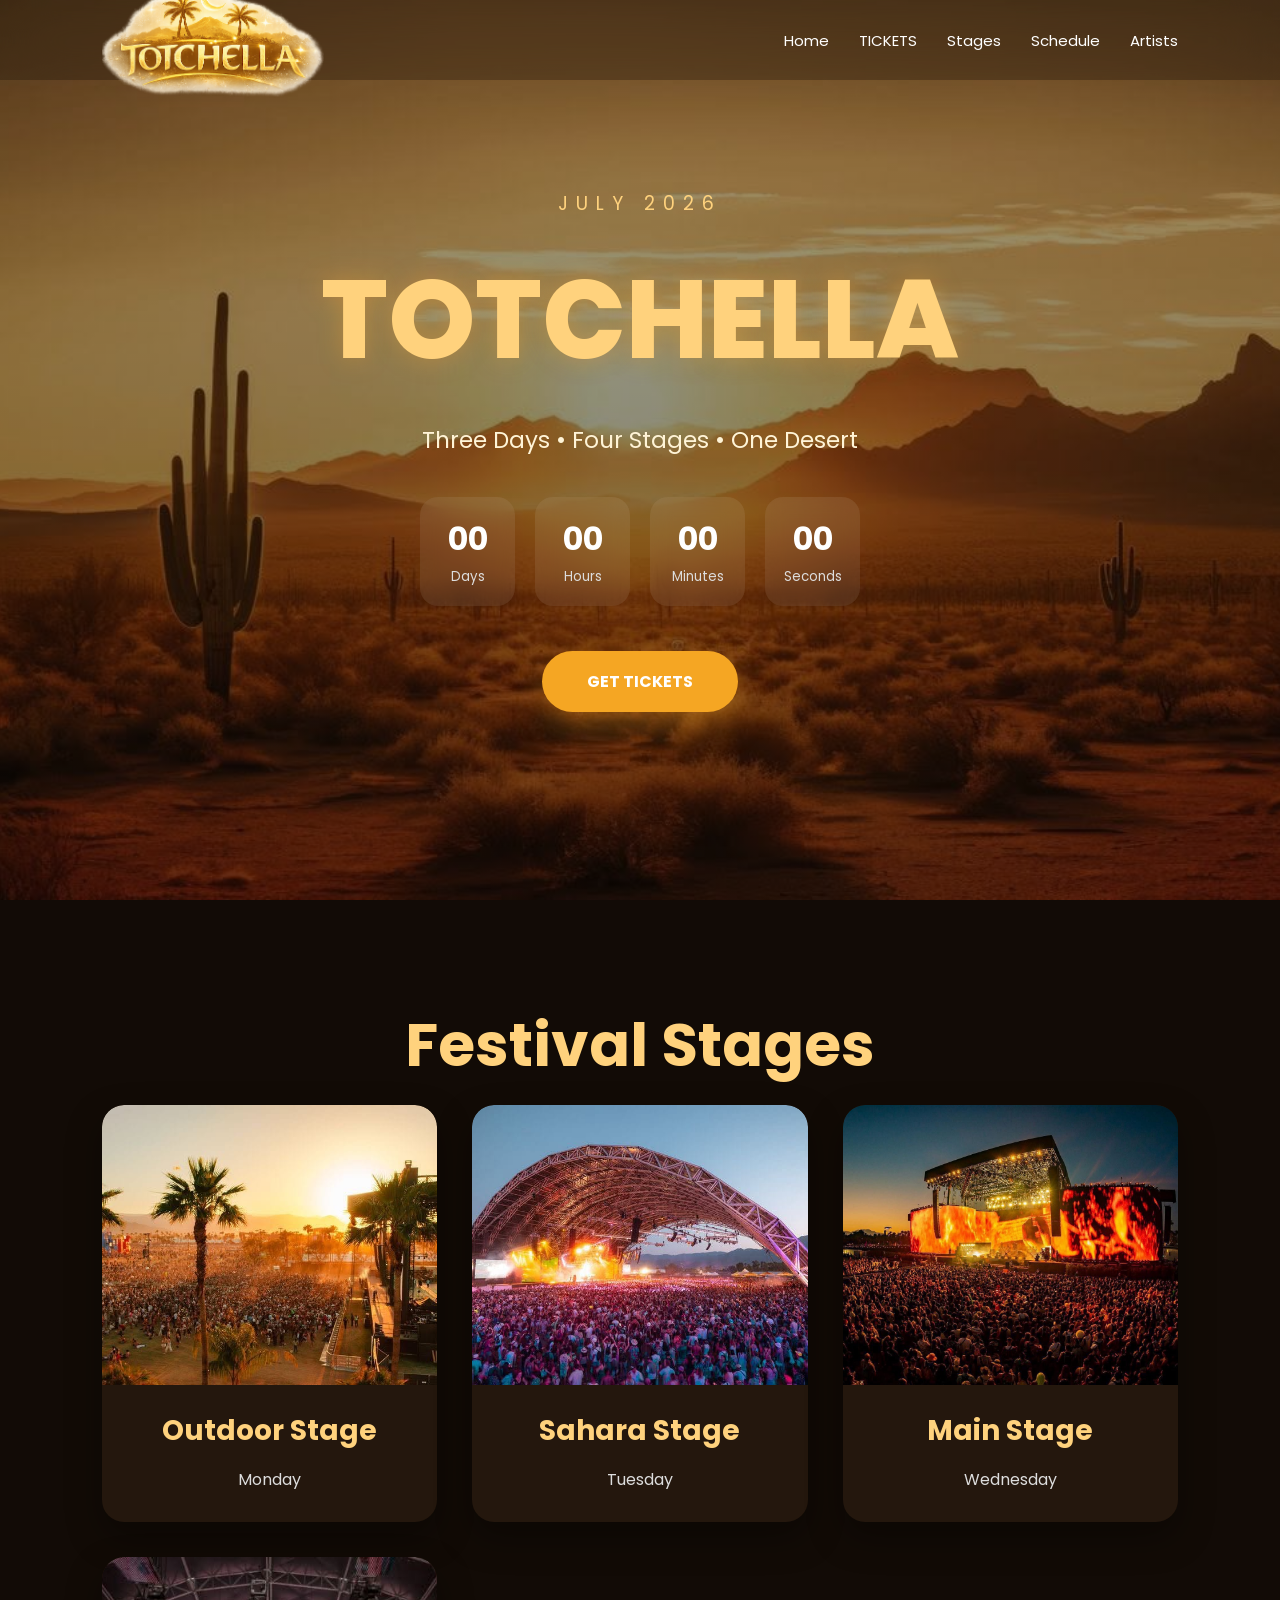
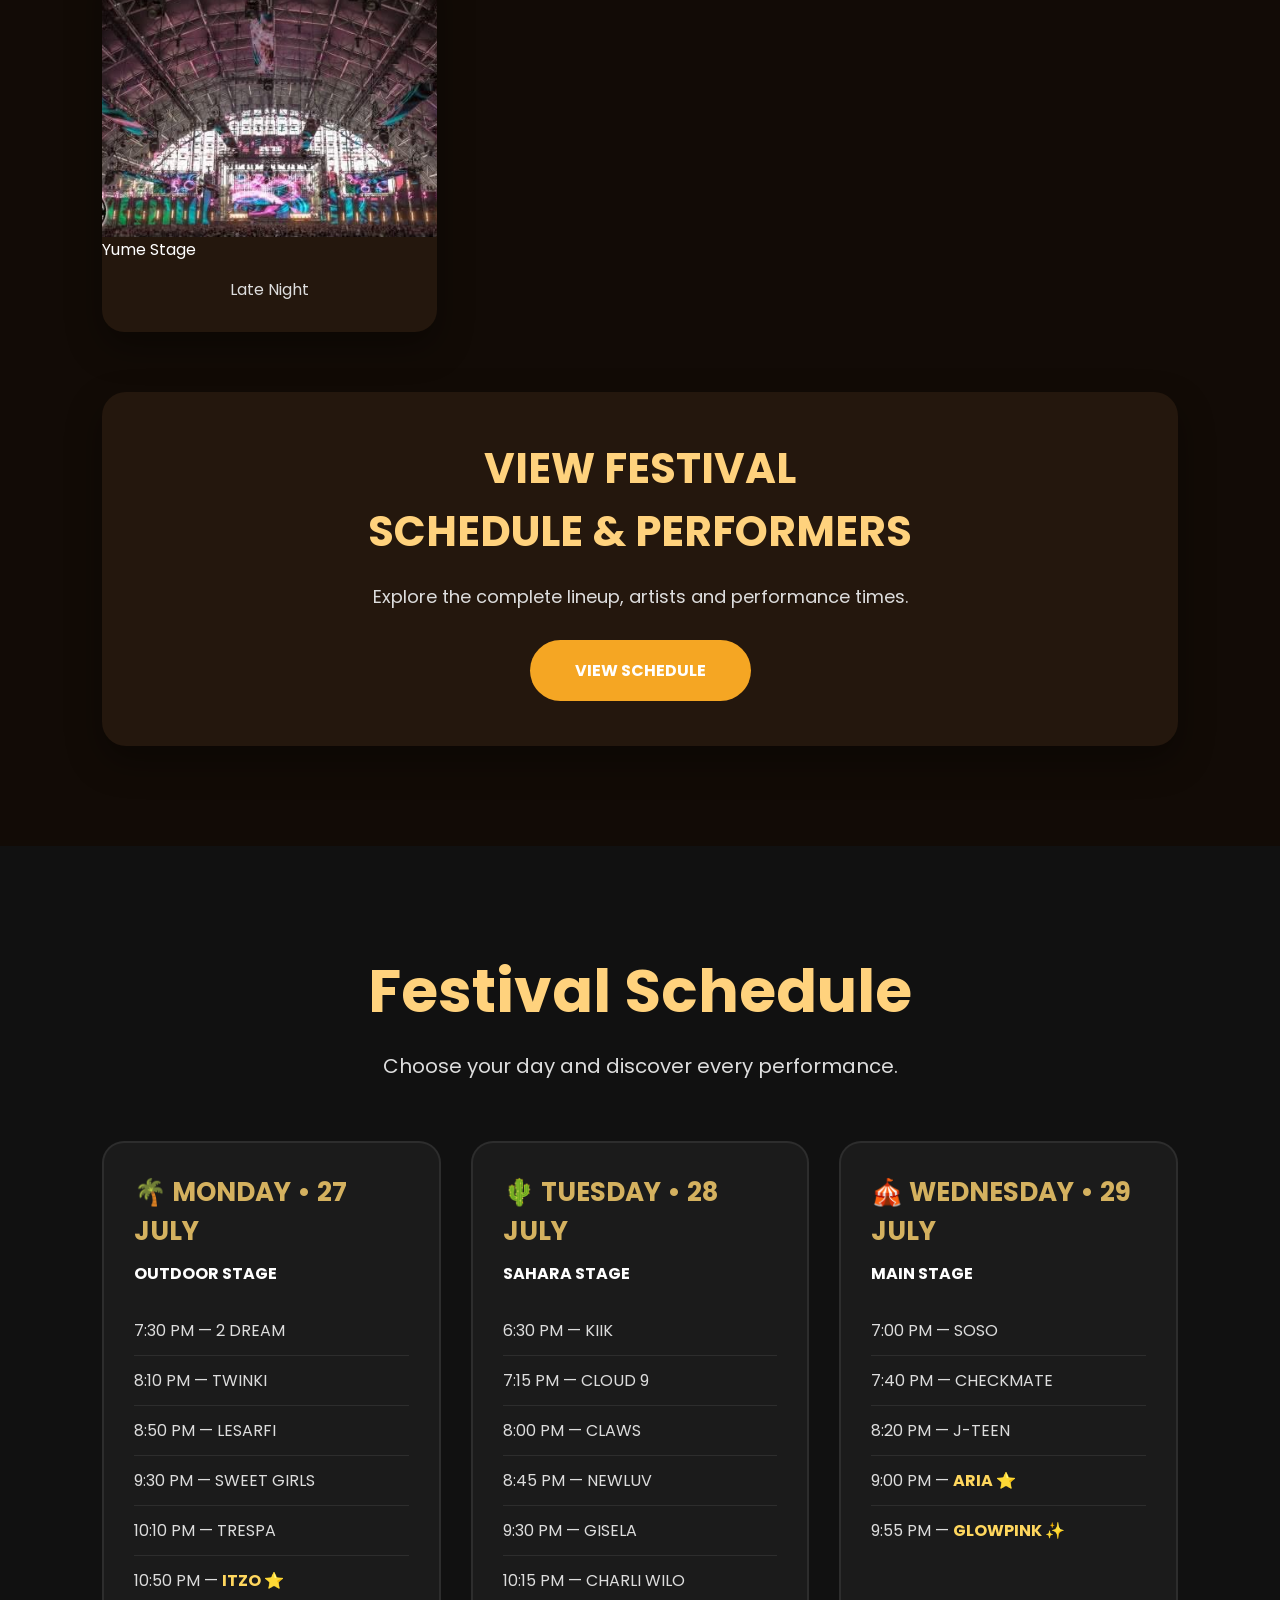
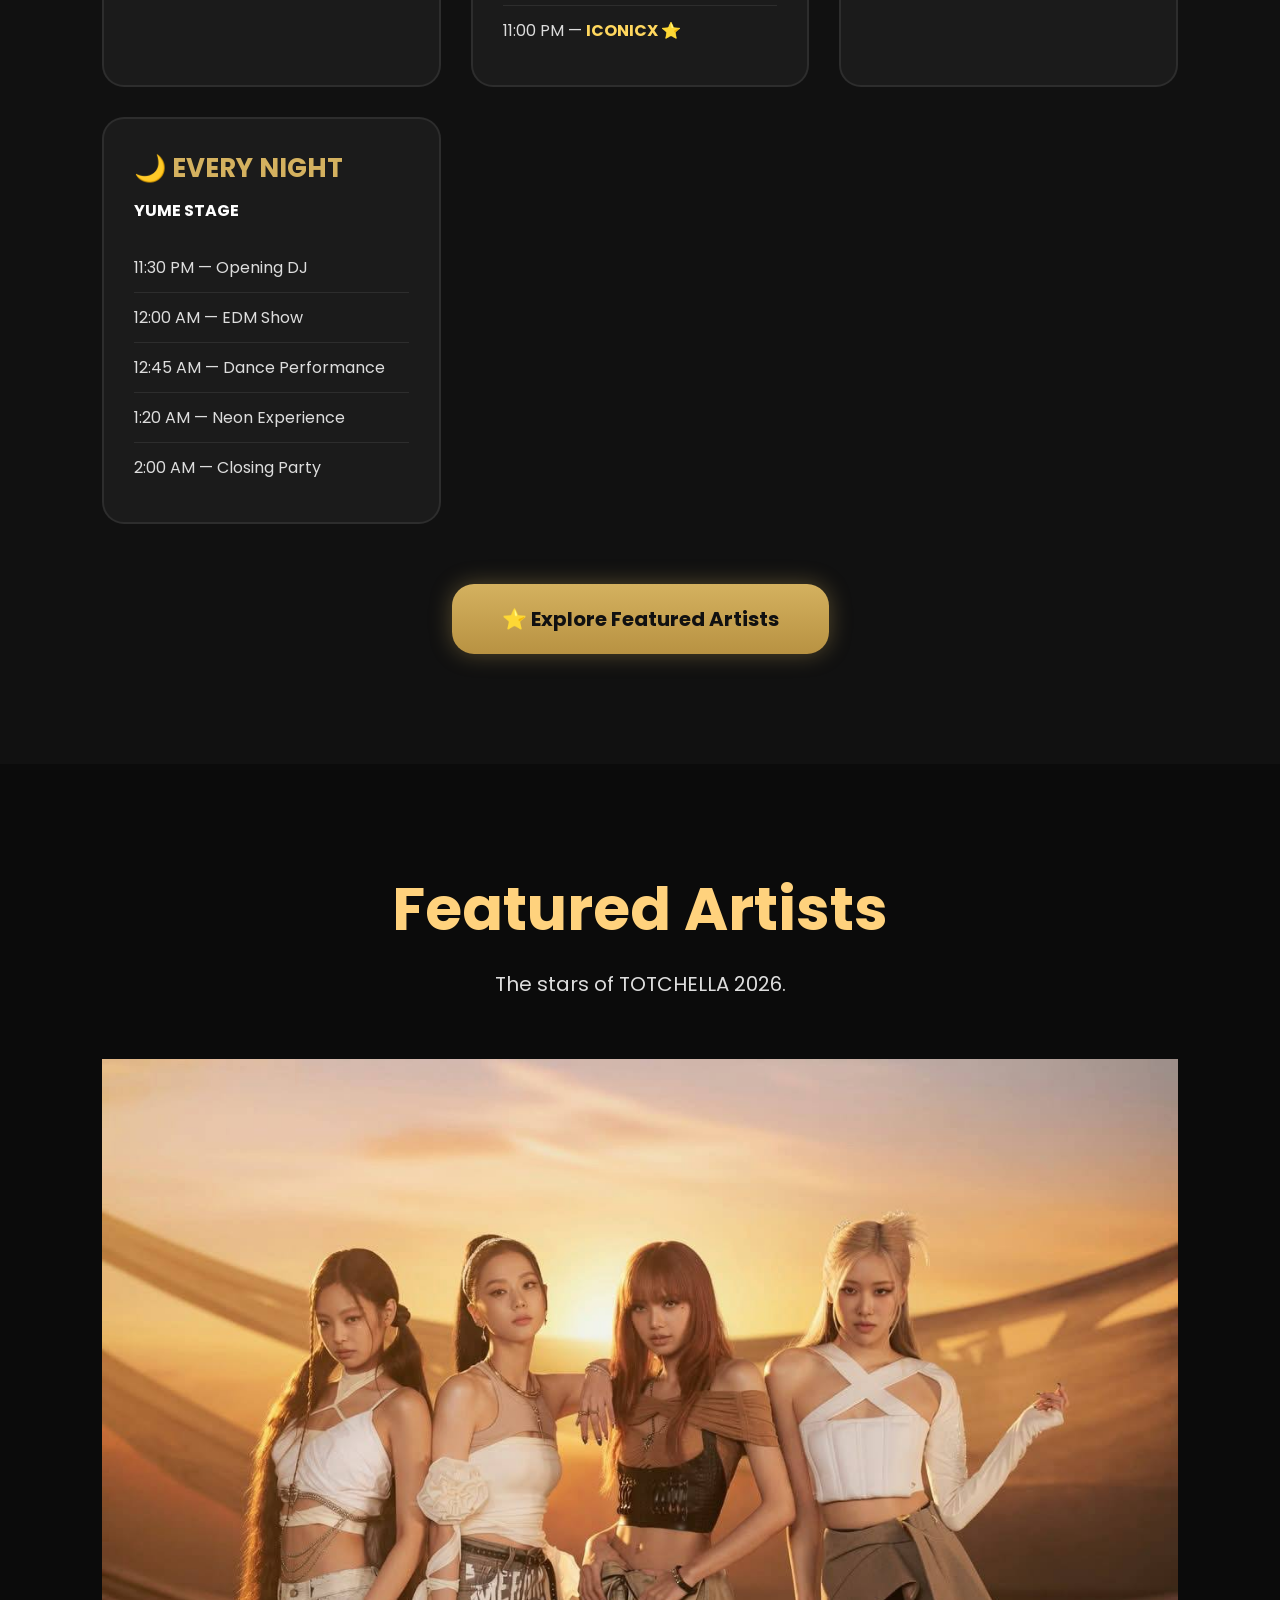
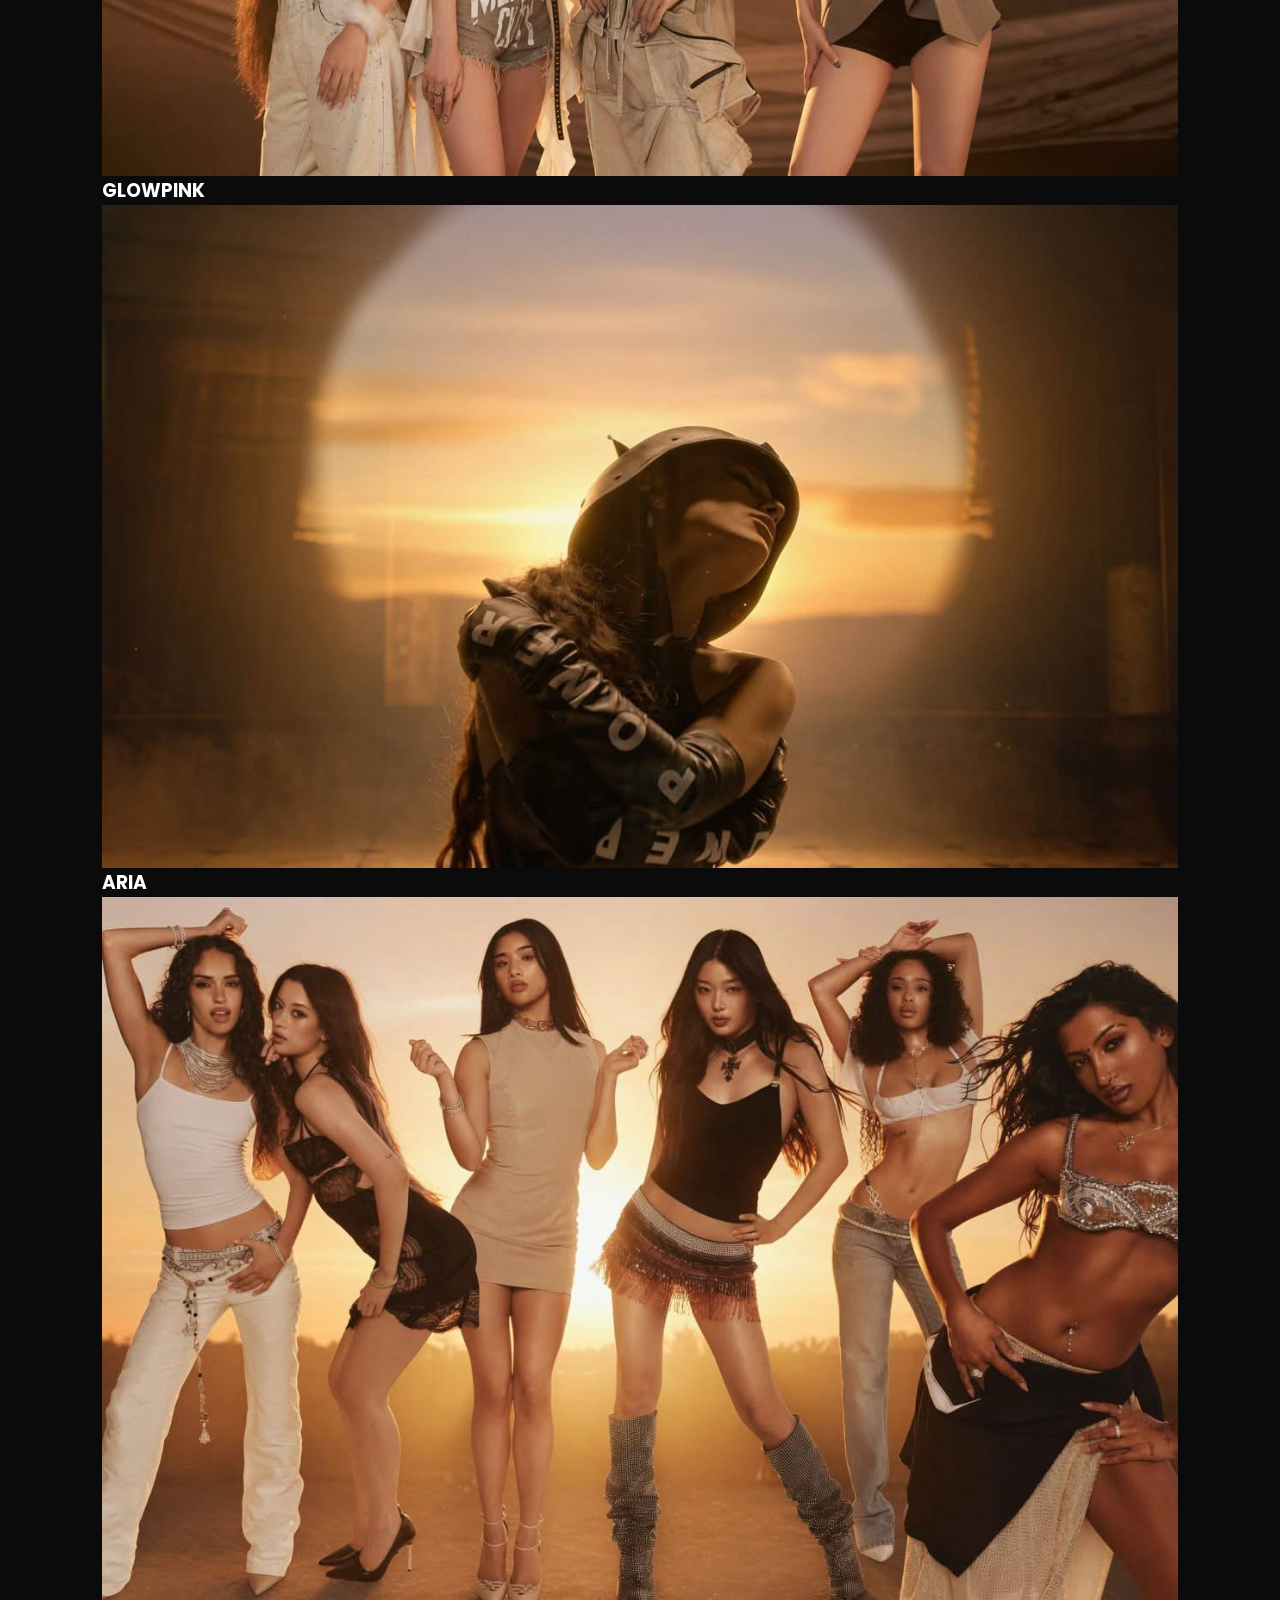
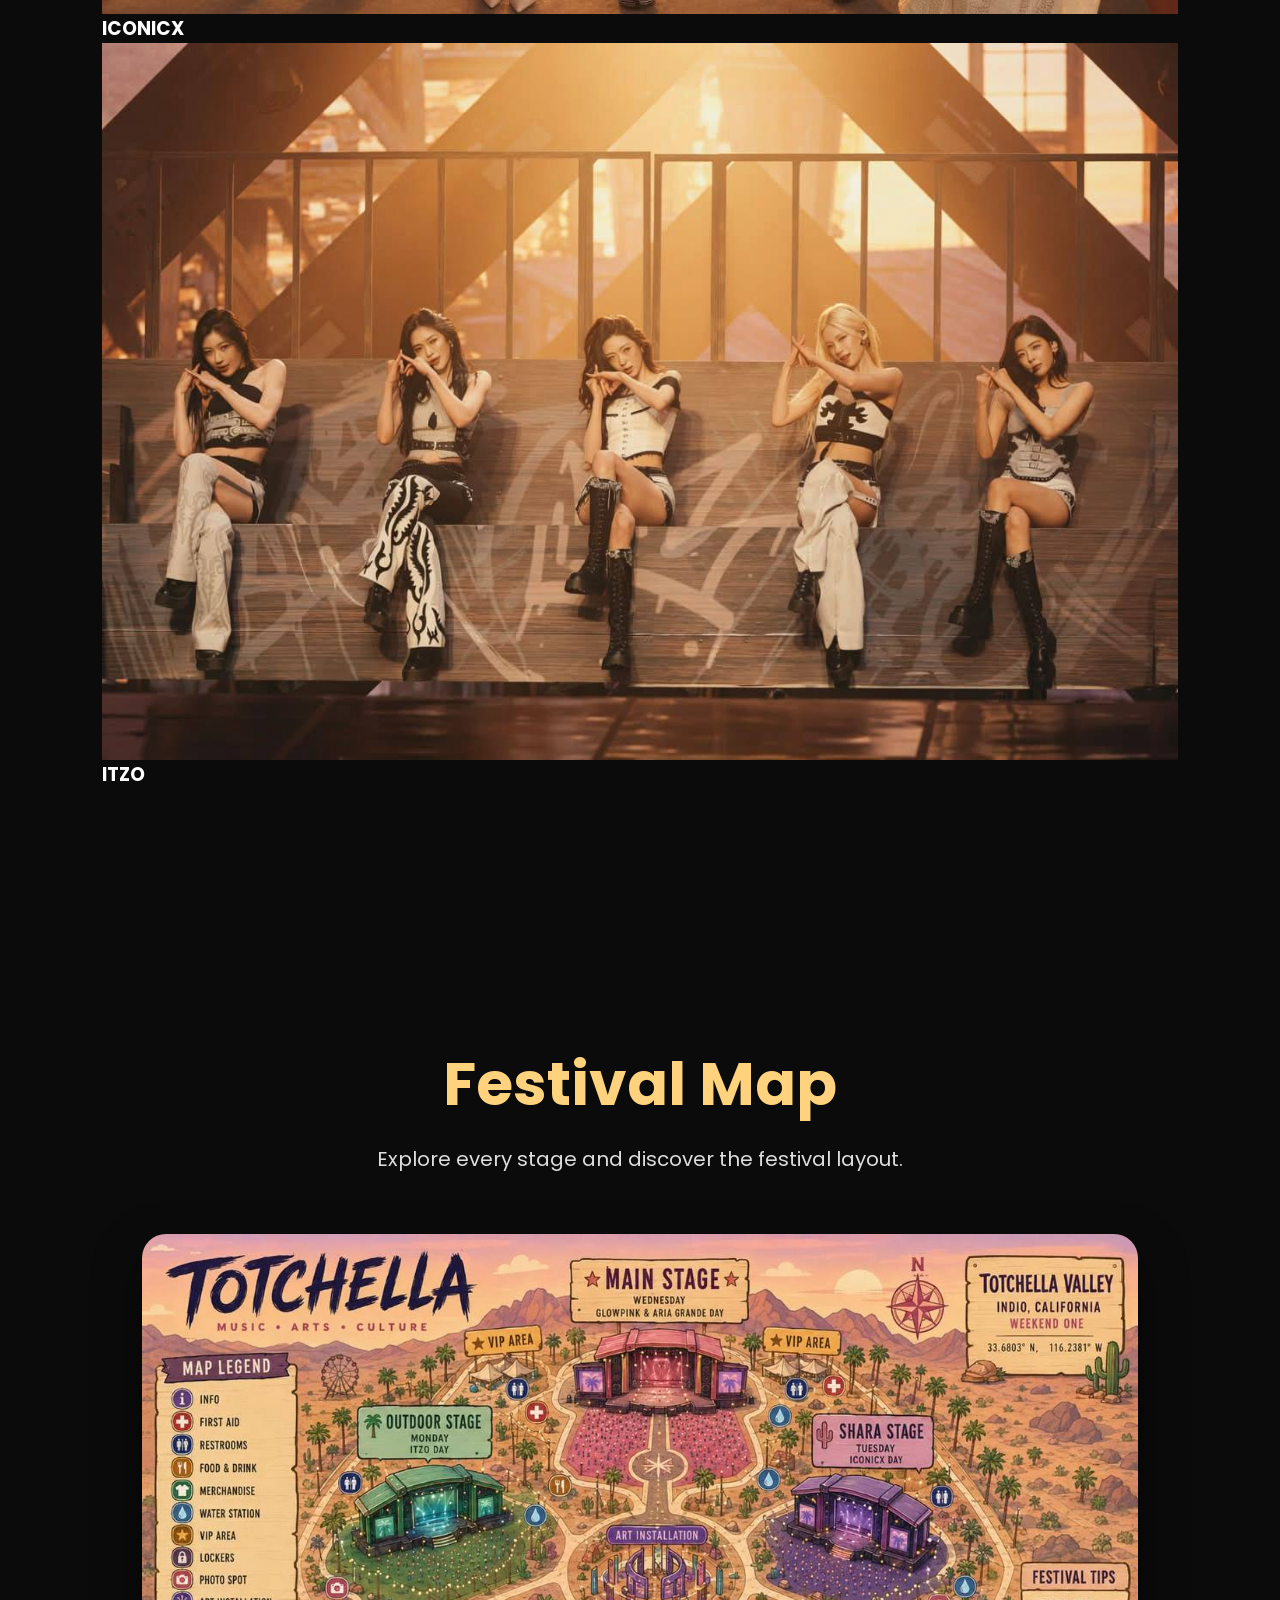
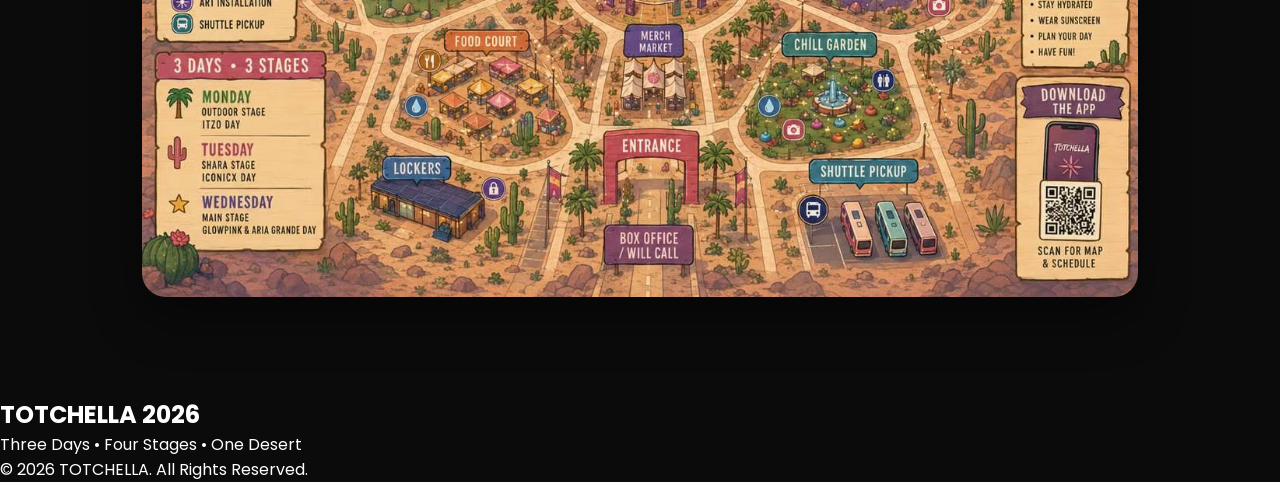
<file: index.html>
<!DOCTYPE html>
<html lang="en">

<head>

<meta charset="UTF-8">
<meta name="viewport" content="width=device-width, initial-scale=1.0">

<title>TOTCHELLA 2026</title>

<link rel="stylesheet" href="style.css">

<link rel="preconnect" href="https://fonts.googleapis.com">
<link rel="preconnect" href="https://fonts.gstatic.com" crossorigin>

<link href="https://fonts.googleapis.com/css2?family=Poppins:wght@300;400;500;600;700;800&display=swap" rel="stylesheet">

</head>

<body>

<!-- ==========================
NAVBAR
========================== -->

<nav class="navbar">

<div class="logo">
<a href="index.html">
<img src="images/logo/totchella-logo.png">
</a>
</div>

<ul class="nav-links">

<li><a href="#hero">Home</a></li>

<li><a href="tickets.html">TICKETS</a></li>

<li><a href="#stages">Stages</a></li>

<li><a href="#schedule">Schedule</a></li>

<li><a href="#artists">Artists</a></li>

</ul>

</nav>

<!-- ==========================
HERO
========================== -->

<section class="hero" id="hero">

<div class="hero-content">

<h3>JULY 2026</h3>

<h1>TOTCHELLA</h1>

<p>

Three Days • Four Stages • One Desert

</p>

<div class="countdown">

<div class="time">

<span id="days">00</span>

<small>Days</small>

</div>

<div class="time">

<span id="hours">00</span>

<small>Hours</small>

</div>

<div class="time">

<span id="minutes">00</span>

<small>Minutes</small>

</div>

<div class="time">

<span id="seconds">00</span>

<small>Seconds</small>

</div>

</div>

<a href="#stages" class="ticket-btn">

GET TICKETS

</a>

</div>

</section>

<!-- ==========================
STAGES
========================== -->

<section class="stages" id="stages">

<h2 class="section-title">

Festival Stages

</h2>

<div class="stages-grid">

<a href="outdoor-stage.html" class="stage-card">

<img src="images/stages/outdoor-stage.jpg" alt="outdoor">
<h3>Outdoor Stage</h3>

<p>

Monday

</p>

</a>

<a href="sahara-stage.html" class="stage-card" alt="sahara stage">

<img src="images/stages/sahara-stage.jpg">

<h3>Sahara Stage</h3>

<p>

Tuesday

</p>

</a>

<a href="main-stage.html" class="stage-card">

<img src="images/stages/main-stage.jpg" alt="main stage">

<h3>Main Stage</h3>

<p>

Wednesday

</p>

</a>

<a href="yume-stage.html" class="stage-card">

<img src="images/stages/yume-stage.jpg" alt="yume stage" 

<h3>Yume Stage</h3>

<p>

Late Night

</p>

</a>

</div>

<div class="schedule-preview">

<h2>

VIEW FESTIVAL<br>

SCHEDULE & PERFORMERS

</h2>

<p>

Explore the complete lineup, artists and performance times.

</p>

<a href="#schedule" class="schedule-btn">

VIEW SCHEDULE

</a>

</div>

</section><!-- ==========================
SCHEDULE
========================== -->

<section class="schedule" id="schedule">

<h2 class="section-title">

Festival Schedule

</h2>

<p class="section-subtitle">

Choose your day and discover every performance.

</p>

<div class="schedule-container">

<div class="day-card">

<h3>🌴 MONDAY • 27 JULY</h3>
<h4>OUTDOOR STAGE</h4>

<ul>

<li>7:30 PM — 2 DREAM</li>

<li>8:10 PM — TWINKI</li>

<li>8:50 PM — LESARFI</li>

<li>9:30 PM — SWEET GIRLS</li>

<li>10:10 PM — TRESPA</li>

<li>10:50 PM — <strong>ITZO ⭐</strong></li>

</ul>

</div>

<div class="day-card">

<h3>🌵 TUESDAY • 28 JULY</h3>
<h4>SAHARA STAGE</h4>

<ul>

<li>6:30 PM — KIIK</li>

<li>7:15 PM — CLOUD 9</li>

<li>8:00 PM — CLAWS</li>

<li>8:45 PM — NEWLUV</li>

<li>9:30 PM — GISELA</li>

<li>10:15 PM — CHARLI WILO</li>

<li>11:00 PM — <strong>ICONICX ⭐</strong></li>

</ul>

</div>

<div class="day-card">

<h3>🎪 WEDNESDAY • 29 JULY</h3>
<h4>MAIN STAGE</h4>

<ul>

<li>7:00 PM — SOSO</li>

<li>7:40 PM — CHECKMATE</li>

<li>8:20 PM — J-TEEN</li>

<li>9:00 PM — <strong>ARIA ⭐</strong></li>

<li>9:55 PM — <strong>GLOWPINK ✨</strong></li>

</ul>

</div>

<div class="day-card">

<h3>🌙 EVERY NIGHT</h3>

<h4>YUME STAGE</h4>

<ul>

<li>11:30 PM — Opening DJ</li>

<li>12:00 AM — EDM Show</li>

<li>12:45 AM — Dance Performance</li>

<li>1:20 AM — Neon Experience</li>

<li>2:00 AM — Closing Party</li>

</ul>

</div>

</div>

<div class="artists-link">

<a href="#artists" class="artists-btn">

⭐ Explore Featured Artists

</a>

</div>

</section>

<!-- ==========================
ARTISTS
========================== -->

<section class="artists" id="artists">

<h2 class="section-title">

Featured Artists

</h2>

<p class="section-subtitle">

The stars of TOTCHELLA 2026.

</p>

<div class="artists-grid">

<div class="artist-card">

<img src="images/artists/glowpink.jpeg" alt="GLOWPINK">
<h3>GLOWPINK</h3>

</div>

<div class="artist-card">

<img src="images/artists/aria.jpeg" alt="ARIA">

<h3>ARIA</h3>

</div>

<div class="artist-card">

<img src="images/artists/iconicx.jpeg" alt="ICONICX">

<h3>ICONICX</h3>

</div>

<div class="artist-card">

<img src="images/artists/itzo.jpeg" alt="ITZO">

<h3>ITZO</h3>

</div>

</div>
</section>
<!-- ==========================
FESTIVAL MAP
========================== -->

<section class="festival-map">

    <h2 class="section-title">
        Festival Map
    </h2>

    <p class="section-subtitle">
        Explore every stage and discover the festival layout.
    </p>

    <img src="images/map/festival-map.jpeg">
</section>
<!-- ==========================
GALLERY
========================== -->

<!-- ==========================
TICKETS
========================== -->

<!-- ==========================
FOOTER
========================== -->

<footer class="footer">

<h2>TOTCHELLA 2026</h2>

<p>

Three Days • Four Stages • One Desert

</p>

<p>

© 2026 TOTCHELLA. All Rights Reserved.

</p>

</footer>

<script src="script.js"></script>

</body>

</html>
</file>
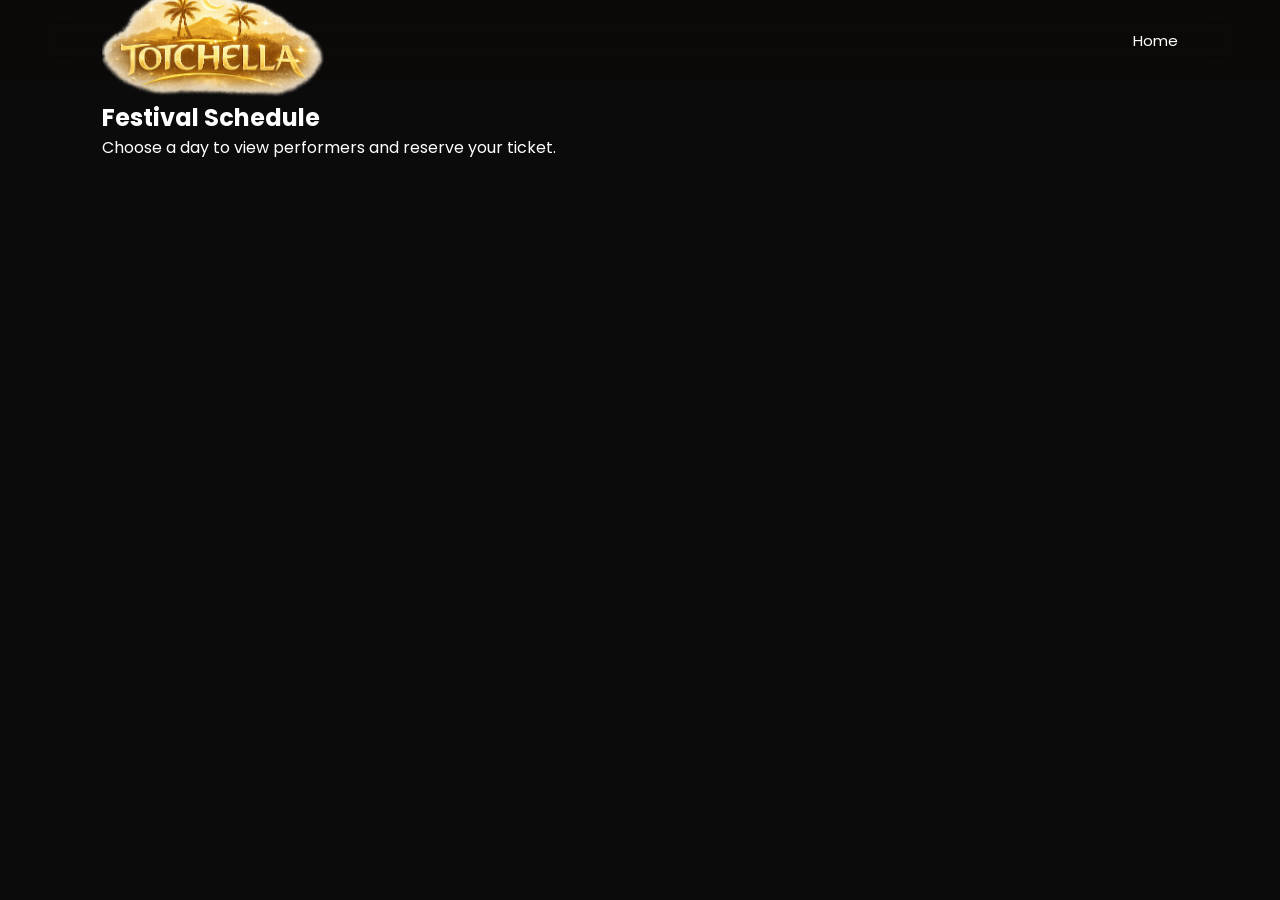
<file: schedule.html>
<!DOCTYPE html>
<html lang="en">

<head>

<meta charset="UTF-8">
<meta name="viewport" content="width=device-width, initial-scale=1.0">

<title>TOTCHELLA Schedule</title>

<link rel="stylesheet" href="style.css">

<link rel="preconnect" href="https://fonts.googleapis.com">
<link rel="preconnect" href="https://fonts.gstatic.com" crossorigin>

<link href="https://fonts.googleapis.com/css2?family=Poppins:wght@300;400;500;600;700;800&display=swap" rel="stylesheet">

</head>

<body>

<nav class="navbar">

<div class="logo">
<img src="images/logo/totchella-logo.png" alt="TOTCHELLA">

</div>

<ul class="nav-links">

<li><a href="index.html">Home</a></li>

</ul>

</nav>

<section class="schedule-page">

<h1>Festival Schedule</h1>

<p>
Choose a day to view performers and reserve your ticket.
</p>

</section>

<script src="script.js"></script>

</body>

</html>
</file>
<file: style.css>
/* ==========================
TOTCHELLA 2026
========================== */

*{
margin:0;
padding:0;
box-sizing:border-box;
}

html{
scroll-behavior:smooth;
}

body{

font-family:'Poppins',sans-serif;

background:#0b0b0b;

color:white;

overflow-x:hidden;

}

img{

max-width:100%;

display:block;

}

a{

text-decoration:none;

color:inherit;

}

section{

padding:100px 8%;

}

/* ==========================
NAVBAR
========================== */

.navbar{

position:fixed;

top:0;

left:0;

width:100%;

height:80px;     

padding:0 8%;    

display:flex;

justify-content:space-between;

align-items:center;

background:rgba(15,10,5,.25);

backdrop-filter:blur(30px);

z-index:999;

}

.logo img{
    height:120px;
    width:auto;
    display:block;
}

.nav-links{

display:flex;

gap:30px;

list-style:none;

}

.nav-links a{

color:white;

font-size:15px;

transition:.3s;

}

.nav-links a:hover{

color:#F5A623;

}

/* ==========================
HERO
========================== */

.hero{

height:100vh;

display:flex;

justify-content:center;

align-items:center;

text-align:center;

background:

linear-gradient(rgba(0,0,0,.35),rgba(0,0,0,.55)),

url("images/hero/desert1.jpg");


background-size:cover;

background-position:center;

background-repeat:no-repeat;

transition:1s;

}

.hero-content{

max-width:850px;

}

.hero h3{

letter-spacing:8px;

font-weight:400;

margin-bottom:20px;

color:#FFD27D;

}

.hero h1{

font-size:110px;

font-weight:800;

margin-bottom:20px;

color:#FFD27D;

text-shadow:0 0 25px rgba(255,170,50,.35);

}

.hero p{

font-size:23px;

margin-bottom:40px;

color:#FFF4D7;

}

/* ==========================
COUNTDOWN
========================== */

.countdown{

display:flex;

justify-content:center;

gap:20px;

flex-wrap:wrap;

margin-bottom:45px;

}

.time{

background:rgba(255,255,255,.08);

backdrop-filter:blur(10px);

padding:18px;

border-radius:18px;

min-width:95px;

}

.time span{

display:block;

font-size:32px;

font-weight:700;

}

.time small{

color:#ddd;

}

/* ==========================
BUTTON
========================== */

.ticket-btn{

display:inline-block;

padding:18px 45px;

background:#F5A623;

border-radius:999px;

font-weight:700;

color:white;

transition:.35s;

box-shadow:0 12px 35px rgba(245,166,35,.4);

}

.ticket-btn:hover{

background:#ffbe45;

transform:translateY(-5px);

}/* ==========================
SECTION TITLES
========================== */

.section-title{

text-align:center;

font-size:60px;

color:#FFD27D;

margin-bottom:15px;

}

.section-subtitle{

text-align:center;

font-size:20px;

color:#ddd;

margin-bottom:60px;

}

/* ==========================
STAGES
========================== */

.stages{

background:#120b06;

}

.stages-grid{

display:grid;

grid-template-columns:repeat(auto-fit,minmax(260px,1fr));

gap:35px;

margin-bottom:60px;

}

.stage-card{

background:#24170d;

border-radius:22px;

overflow:hidden;

transition:.35s;

box-shadow:0 15px 35px rgba(0,0,0,.35);

}

.stage-card:hover{

transform:translateY(-10px);

box-shadow:0 20px 45px rgba(245,166,35,.35);

}

.stage-card img{

display:block;
width:100%;
height:280px;
object-fit:cover;
border-radius:22px 22px 0 0;

}

.stage-card h3{

padding-top:25px;

text-align:center;

font-size:28px;

color:#FFD27D;

}

.stage-card p{

text-align:center;

padding:15px 25px 30px;

color:#ddd;

}

/* ==========================
VIEW SCHEDULE
========================== */

.schedule-preview{

background:#24170d;

border-radius:24px;

padding:45px;

text-align:center;

box-shadow:0 15px 35px rgba(0,0,0,.35);

}

.schedule-preview h2{

font-size:42px;

color:#FFD27D;

margin-bottom:20px;

}

.schedule-preview p{

color:#ddd;

margin-bottom:30px;

font-size:18px;

}

.schedule-btn{

display:inline-block;

padding:18px 45px;

background:#F5A623;

border-radius:999px;

font-weight:700;

transition:.35s;

}

.schedule-btn:hover{

background:#ffbe45;

transform:translateY(-5px);

}
/* ==========================
FESTIVAL MAP
========================== */

.festival-map{
    max-width:1200px;
    margin:50px auto 0;
    text-align:center;
}

.festival-map img{
    width:100%;
    max-width:1100px;
    border-radius:24px;
    box-shadow:0 20px 50px rgba(0,0,0,.45);
    transition:.4s;
}

.festival-map img:hover{
    transform:scale(1.02);
}
/* ==========================
MAIN STAGE PAGE
========================== */

.main-stage-hero{

height:100vh;

background:
linear-gradient(rgba(0,0,0,.55),rgba(0,0,0,.75)),
url("images/hero/desert2.jpg");
background-size:cover;
background-position:center;

display:flex;
justify-content:center;
align-items:center;
text-align:center;

}

.stage-overlay{

max-width:900px;

padding:30px;

}

.main-stage-hero h1{

font-size:95px;

color:#FFD27D;

margin-bottom:20px;

text-shadow:0 0 25px rgba(255,170,60,.5);

}

.main-stage-hero p{

font-size:24px;

color:#eee;

margin-bottom:35px;

}

.headline{

display:flex;

justify-content:center;

gap:40px;

flex-wrap:wrap;

margin-bottom:45px;

}

.headline h2{

font-size:42px;

color:#F5A623;

}

.stage-info{
padding:90px 8%;
text-align:center;
background:rgba(20,15,40,.75);
backdrop-filter:blur(18px);
border-top:1px solid rgba(255,255,255,.08);
border-bottom:1px solid rgba(255,255,255,.08);
}

.stage-info h2{
font-size:52px;
color:#ff6cff;
text-shadow:
0 0 10px #ff6cff,
0 0 25px #7b5cff;
margin-bottom:30px;
}

.stage-info p{
font-size:22px;
color:#ececec;
line-height:1.9;
max-width:950px;
margin:auto;
}

.stage-schedule{

padding:90px 8%;

background:#1b120a;

}

.stage-schedule h2{

text-align:center;

font-size:48px;

color:#FFD27D;

margin-bottom:45px;

}

.stage-schedule ul{

max-width:700px;

margin:auto;

list-style:none;

}

.stage-schedule li{

padding:18px 25px;

margin-bottom:18px;

background:#2a1b0f;

border-radius:16px;

font-size:21px;

transition:.3s;

}

.stage-schedule li:hover{

transform:translateX(12px);

background:#3a2515;

}

.stage-ticket-buttons{

padding:90px 8%;

display:flex;

justify-content:center;

gap:35px;

flex-wrap:wrap;

background:#120b06;

}
.artist-headliner{

display:flex;

flex-direction:column;

align-items:center;

}

.artist-headliner img{

width:420px;

height:220px;

object-fit:cover;

border-radius:18px;

border:4px solid #f5c542;

box-shadow:0 0 25px rgba(245,197,66,.6);

}

.artist-headliner img:hover{

transform:scale(1.08);

box-shadow:0 0 55px rgba(255,200,70,.8);

}

.artist-headliner h2{

font-size:32px;

color:#FFD27D;

}

.festival-ticket:hover{

transform:translateY(-12px) scale(1.02);

}

.festival-ticket h2{

font-size:38px;

margin-bottom:10px;

}

.festival-ticket p{

font-size:22px;

margin-bottom:30px;

font-weight:600;

}

.festival-ticket img{

width:150px;

margin:auto;

margin-bottom:30px;

}

.ticket-details{

display:flex;

justify-content:space-between;

font-weight:bold;

font-size:18px;

}
/*==========================
TICKET SELECTION
==========================*/

.stage-ticket-section{

padding:100px 8%;

background:#0d0d0d;

}

.ticket-choice{

display:flex;

justify-content:center;

gap:45px;

flex-wrap:wrap;

margin-top:60px;

}

.ticket-box{

width:360px;

padding:45px;

border-radius:28px;

text-align:center;

transition:.35s;

cursor:pointer;

}

.vip-ticket{

background:linear-gradient(135deg,#F5A623,#FFD77A);

color:#222;

box-shadow:0 0 35px rgba(245,166,35,.45);

}

.regular-ticket{

background:linear-gradient(135deg,#3d3d3d,#777);

color:white;

box-shadow:0 0 30px rgba(255,255,255,.12);

}

.ticket-box:hover{

transform:translateY(-12px) scale(1.03);

}

.ticket-box h3{

font-size:34px;

margin-bottom:18px;

}

.ticket-box p{

font-size:18px;

margin-bottom:35px;

line-height:1.7;

}

/* ==========================
VIP TICKET
========================== */

.festival-ticket{

display:none;

width:900px;

max-width:95%;

margin:70px auto;

display:flex;

position:relative;

overflow:hidden;

border-radius:30px;

border:4px solid #FFD54A;

background:
linear-gradient(rgba(10,10,10,.78),rgba(10,10,10,.78)),
url("images/hero/desert1.jpg");

background-size:cover;

background-position:center;

box-shadow:0 25px 70px rgba(0,0,0,.45);

animation:ticketShow .6s ease;

}

.ticket-left{

flex:1;

padding:50px;

color:white;

backdrop-filter:blur(2px);

}


.ticket-left h1{

font-size:58px;

font-weight:900;

letter-spacing:4px;

color:#FFD54A;

text-shadow:0 0 20px rgba(255,213,74,.55);

margin-bottom:10px;

}

.vip-text{

font-size:20px;

letter-spacing:8px;

font-weight:800;

text-transform:uppercase;

color:#fff4c4;

margin-bottom:35px;

}

.ticket-left h2{

font-size:46px;

font-weight:800;

margin-bottom:18px;

}

.ticket-left p{

font-size:22px;

margin:12px 0;

}

.qr-box{

margin-top:35px;

width:150px;

height:150px;

background:white;

border-radius:15px;

display:flex;

justify-content:center;

align-items:center;

font-weight:800;

color:black;

}

.ticket-right{

width:180px;

background:rgba(255,213,74,.95);

display:flex;

justify-content:center;

align-items:center;

font-size:55px;

font-weight:900;

letter-spacing:12px;

writing-mode:vertical-rl;

text-orientation:mixed;

color:#111;

position:relative;

}

.ticket-right::before,
.ticket-right::after{

content:"";

position:absolute;

left:-18px;

width:36px;

height:36px;

background:#0b0b0b;

border-radius:50%;

}

.ticket-right::before{

top:60px;

}

.ticket-right::after{

bottom:60px;

}

.ticket-download{

padding:16px 35px;

border:none;

background:#FFD54A;

border-radius:999px;

font-weight:700;

font-size:18px;

cursor:pointer;

transition:.3s;

}

.ticket-download:hover{

transform:scale(1.05);

background:#ffe07b;

}

@keyframes ticketShow{

from{

opacity:0;

transform:translateY(50px) scale(.9);

}

to{

opacity:1;

transform:none;

}

}

.ticket-artists{

display:flex;

justify-content:center;

margin-top:25px;

}

.ticket-artist{

width:220px;

height:120px;

object-fit:cover;

border-radius:18px;

border:3px solid #d4b15f;

box-shadow:0 0 18px rgba(212,177,95,.4);

}

.ticket-artist:hover{

transform:scale(1.05);

}

.ticket-artist:hover{

transform:rotate(-3deg) scale(1.05);

box-shadow:0 0 45px rgba(255,213,74,.8);

}

.qr-box{

margin-top:20px;

margin-left: 180px;

width:170px;

height:170px;

background:white;

border-radius:14px;

display:flex;

justify-content:center;

align-items:center;

box-shadow:0 0 18px rgba(255,255,255,.25);

transform:translateY(-70px);

}

.qr-image{

width:100%;

height:100%;

object-fit:contain;

padding:8px;

border-radius:10px;

background:white;

}
.success-message{

display:none;

position:fixed;

top:0;

left:0;

width:100%;

height:100%;

background:rgba(0,0,0,.75);

backdrop-filter:blur(8px);

justify-content:center;

align-items:center;

z-index:99999;

}

.success-box{

background:#111;

padding:45px;

border-radius:25px;

text-align:center;

width:380px;

box-shadow:0 0 40px rgba(245,166,35,.45);

animation:pop .4s ease;

}

.success-box h1{

font-size:70px;

margin-bottom:15px;

}

.success-box h2{

font-size:34px;

color:#FFD54A;

margin-bottom:15px;

}

.success-box p{

font-size:19px;

color:white;

}

#rugularTicketCard{
display:none;

}

#regularTicketCard .ticket-left{

background:#f5f5f5;

color:#111;

}

#regularTicketCard .ticket-right{

background:#444;

color:white;

}

#regularTicketCard .vip-text{

color:#444;

font-weight:700;

}

#regularTicketCard .ticket-artists{

display:none;

}

#regularTicketCard .qr-box{

background:white;

}
/* ==========================
FESTIVAL SCHEDULE
========================== */

.schedule{

padding:100px 8%;

background:#111;

}

.schedule-container{

display:grid;

grid-template-columns:repeat(auto-fit,minmax(280px,1fr));

gap:30px;

margin-top:50px;

}

.day-card{

background:#1b1b1b;

padding:30px;

border-radius:22px;

border:2px solid rgba(255,255,255,.08);

transition:.35s;

}

.day-card:hover{

transform:translateY(-10px);

border-color:#d4b15f;

}

.day-card h3{

color:#d4b15f;

font-size:26px;

margin-bottom:10px;

}

.day-card h4{

color:white;

margin-bottom:20px;

}

.day-card ul{

list-style:none;

padding:0;

margin:0;

}

.day-card li{

padding:12px 0;

border-bottom:1px solid rgba(255,255,255,.08);

color:#ddd;

}

.day-card li:last-child{

border-bottom:none;

}

.day-card strong{

color:#ffd75e;

}
artists-link{

margin-top:40px;

text-align:center;

}

.artists-link{

display:flex;

justify-content:center;

align-items:center;

margin:60px auto 10px;

}

.artists-btn{

display:flex;

flex-direction:column;

align-items:center;

justify-content:center;

gap:10px;

padding:20px 50px;

background:linear-gradient(180deg,#d4b15f,#b89242);

color:#111;

font-weight:700;

font-size:20px;

text-decoration:none;

border-radius:22px;

transition:.3s;

box-shadow:0 0 22px rgba(212,177,95,.35);

}

.artists-btn:hover{

transform:translateY(-6px) scale(1.03);

box-shadow:0 0 35px rgba(212,177,95,.55);

}

.arrow{

font-size:30px;

animation:bounce 1.3s infinite;

}

@keyframes bounce{

0%,100%{

transform:translateY(0);

}

50%{

transform:translateY(8px);

}

}
/* ==========================
TICKET HIDE
========================== */

#vipTicketCard{

display:none;

}

#regularTicketCard{

display:none;

}
.main-headliner{
width:220px;
height:220px;
border-radius:50%;
object-fit:cover;
border:6px solid #ffd84d;
box-shadow:0 0 25px rgba(255,216,77,.6);
}
.circle-headliner{
width:220px !important;
height:220px !important;
border-radius:50% !important;
object-fit:cover;
}
/* ==========================
YUME STAGE
========================== */

.yume-features{

display:grid;

grid-template-columns:repeat(auto-fit,minmax(220px,1fr));

gap:30px;

margin-top:50px;

}

.feature-card{

background:rgba(40,20,60,.9);

padding:35px;

border-radius:22px;

text-align:center;

border:2px solid #b24cff;

box-shadow:0 0 25px rgba(178,76,255,.35);

transition:.35s;

color:#fff;

}

.feature-card:hover{

transform:translateY(-10px) scale(1.04);

box-shadow:0 0 45px rgba(178,76,255,.8);

}

.feature-card h3{

margin-top:15px;

font-size:24px;

color:#ff7bff;

}

.feature-card p{

margin-top:10px;

line-height:1.7;

color:#ddd;

}

.yume-page{

background:
radial-gradient(circle at top,#2b1248,#14091f,#09050f);

animation:yumeGlow 8s infinite alternate;

}

@keyframes yumeGlow{

0%{

background:
radial-gradient(circle at top,#2b1248,#14091f,#09050f);

}

50%{

background:
radial-gradient(circle at top,#1c3d78,#150d2c,#09050f);

}

100%{

background:
radial-gradient(circle at top,#4d1667,#14091f,#09050f);

}

}

.yume-lineup .dj-card{

border-left:5px solid #ff58ff;

}
.yume-hero{
height:100vh;

background:
linear-gradient(rgba(0,0,0,0.45), rgba(0,0,0,0.45)),
url("images/gallery/show2.jpg") center center/cover no-repeat;

display:flex;
justify-content:center;
align-items:center;
text-align:center;
position:relative;
overflow:hidden;
}
.yume-hero::before{
content:"";
position:absolute;
inset:0;
background:linear-gradient(
to bottom,
rgba(0,0,0,.25),
rgba(0,0,0,.55)
);
}

.yume-hero .stage-overlay{
position:relative;
z-index:2;
}
.yume-lineup{
padding:100px 8%;
background:#120b06;
text-align:center;
}

.yume-lineup h2{
font-size:55px;
color:#d87dff;
margin-bottom:60px;
text-shadow:0 0 20px #c84dff;
}

.dj-card{
background:linear-gradient(135deg,#2b0d39,#17071d);
border:2px solid #b84dff;
border-radius:25px;
padding:30px;
margin:25px auto;
max-width:700px;
box-shadow:0 0 30px rgba(183,77,255,.35);
transition:.35s;
}

.dj-card:hover{
transform:translateY(-8px) scale(1.03);
box-shadow:0 0 40px rgba(255,0,255,.6);
}

.dj-card .time{
display:inline-block;
padding:8px 18px;
background:#ff00cc;
color:white;
border-radius:50px;
font-weight:700;
margin-bottom:18px;
}

.dj-card h3{
font-size:34px;
color:#fff;
margin-bottom:10px;
}

.dj-card p{
font-size:18px;
color:#d7d7d7;
}

.special{
background:linear-gradient(135deg,#ff008c,#7b00ff);
border:none;
}

.special h3{
color:white;
}

.special p{
color:white;
}
/* ===== YUME HERO ONLY ===== */

.yume-overlay h1{

font-size:88px;

font-weight:900;

letter-spacing:8px;

text-transform:uppercase;

background:linear-gradient(
90deg,
#8b5cf6,
#d946ef,
#7c3aed
);

-webkit-background-clip:text;
-webkit-text-fill-color:transparent;

text-shadow:
0 0 20px rgba(168,85,247,.8),
0 0 45px rgba(217,70,239,.6);

margin-top:-60px;

margin-bottom:25px;

}

.yume-overlay p{

font-size:32px;

font-weight:600;

color:#edd6ff;

max-width:900px;

margin:auto;

line-height:1.6;

text-shadow:0 0 12px rgba(120,60,255,.45);

margin-bottom:60px;

}

.yume-overlay .ticket-btn{

margin-top:40px;

padding:18px 55px;

font-size:22px;

border-radius:50px;

background:linear-gradient(90deg,#7c3aed,#d946ef);

color:white;

box-shadow:0 0 25px rgba(168,85,247,.6);

transition:.3s;

}

.yume-overlay .ticket-btn:hover{

transform:scale(1.08);

box-shadow:0 0 40px rgba(217,70,239,.9);

}
.yume-hero .stage-overlay h1{
font-size:90px;
font-weight:900;
letter-spacing:3px;
color:#ffffff;
text-shadow:
0 0 15px #ff4df8,
0 0 35px #8d4dff,
0 0 55px #5f6fff;
}

.yume-hero .stage-overlay p{
font-size:28px;
max-width:900px;
margin:20px auto;
line-height:1.6;
color:white;
text-shadow:0 0 10px rgba(0,0,0,.8);
}

.yume-hero .ticket-btn{
padding:20px 60px;
font-size:22px;
border-radius:50px;
box-shadow:0 0 25px rgba(255,215,0,.5);
}
/* ===== Tickets ===== */

.ticket-card{

width:380px;

padding:35px;

border-radius:28px;

text-align:center;

transition:.3s;

}

/* ===== VIP ===== */

.vip-card{

background:#f5a623;

box-shadow:0 0 35px #ffd77a;

color:#111;

}

.vip-card h3{

font-size:14px;

letter-spacing:2px;

margin-bottom:8px;

}

.vip-card h1{

font-size:40px;

margin-bottom:18px;

}

.vip-card p{

font-size:18px;

line-height:1.8;

}

/* ===== Regular ===== */

.regular-card{

background:#3d3d3d;

box-shadow:0 0 30px #777;

color:#fff;

}

.regular-card h3{

font-size:14px;

letter-spacing:2px;

margin-bottom:8px;

}

.regular-card h1{

font-size:40px;

margin-bottom:18px;

}

.regular-card p{

font-size:18px;

line-height:1.8;

}
.ticket-cards{

display:flex;

justify-content:center;

align-items:stretch;

gap:40px;

flex-wrap:wrap;

}
.tickets-section{

text-align:center;

}

.tickets-section h2{

font-size:56px;

color:#FFD27D;

margin-bottom:18px;

text-align:center;

}

.tickets-section > p{

font-size:24px;

color:#ffffff;

text-align:center;

max-width:800px;

margin:0 auto 60px auto;

line-height:1.7;

}
/* ===== Success Popup ===== */

.success-popup{

position:fixed;

top:0;

left:0;

width:100%;

height:100%;

background:rgba(0,0,0,.65);

display:flex;

justify-content:center;

align-items:center;

z-index:99999;

backdrop-filter:blur(8px);

}

.success-box{

background:#151515;

padding:45px;

border-radius:25px;

text-align:center;

box-shadow:0 0 35px rgba(255,210,125,.45);

max-width:450px;

}

.success-box h2{

font-size:40px;

color:#FFD27D;

margin-bottom:18px;

}

.success-box p{

font-size:22px;

color:white;

}
/* ===== Tickets Page ===== */

.tickets-page{

padding:120px 8% 80px;

text-align:center;

}

.tickets-page h1{

font-size:60px;

color:#FFD27D;

margin-bottom:15px;

}

.tickets-page>p{

font-size:24px;

margin-bottom:60px;

color:#fff;

}

.tickets-grid{

display:grid;

grid-template-columns:repeat(auto-fit,minmax(320px,1fr));

gap:35px;

max-width:1200px;

margin:auto;

}

.stage-ticket-card{

background:#171717;

border-radius:25px;

padding:40px;

transition:.3s;

box-shadow:0 0 25px rgba(255,210,125,.15);

}

.stage-ticket-card:hover{

transform:translateY(-10px);

box-shadow:0 0 40px rgba(255,210,125,.35);

}

.stage-ticket-card h2{

font-size:34px;

color:#FFD27D;

margin-bottom:15px;

}

.stage-ticket-card p{

font-size:20px;

margin-bottom:30px;

line-height:1.7;

}
.ticket-warning{

display:none;

opacity:0;

position:fixed;

top:0;

left:0;

width:100%;

height:100%;

background:rgba(0,0,0,.65);

z-index:999999;

justify-content:center;

align-items:center;

transition:opacity .5s ease;

}

.warning-box{

background:#111;

border:2px solid #ff2d2d;

border-radius:20px;

padding:35px;

width:420px;

text-align:center;

box-shadow:0 0 25px #ff2d2d;

animation:redGlow 1s infinite alternate;

}

.warning-box h2{

color:#ff2d2d;

font-size:32px;

margin-bottom:18px;

}

.arabic-warning{

color:#FFD27D;

font-size:22px;

font-weight:bold;

margin-bottom:15px;

}

.company-warning{

color:#ff5555;

font-weight:bold;

}

.warning-box p,

.warning-box li{

color:white;

font-size:17px;

line-height:1.8;

}

.warning-box ul{

list-style:none;

padding:0;

margin:15px 0;

}

@keyframes redGlow{

from{

box-shadow:0 0 15px #ff2d2d;

}

to{

box-shadow:0 0 45px #ff2d2d;

}

}
/* =======================================
   TOTCHELLA MOBILE RESPONSIVE
======================================= */

@media screen and (max-width:768px){

html{
scroll-behavior:smooth;
}

body{
overflow-x:hidden;
}

/* ---------- NAVBAR ---------- */

.navbar{
padding:15px 20px;
}

.logo img{
width:120px;
height:auto;
}

.nav-links{
gap:15px;
font-size:14px;
flex-wrap:wrap;
justify-content:center;
}

/* ---------- HERO ---------- */

.hero,
.yume-hero{
padding:30px 20px;
text-align:center;
}

.hero h1,
.yume-hero h1{
font-size:42px;
line-height:1.2;
}

.hero p,
.yume-hero p{
font-size:16px;
line-height:1.6;
margin:auto;
width:95%;
}

.ticket-btn{
padding:14px 30px;
font-size:15px;
}

/* ---------- TITLES ---------- */

.section-title{
font-size:32px;
}

.section-subtitle{
width:90%;
margin:auto;
font-size:16px;
}

/* ---------- GRIDS ---------- */

.stages-grid,
.artists-grid,
.yume-features{
display:grid;
grid-template-columns:1fr;
gap:25px;
}

/* ---------- CARDS ---------- */

.artist-card,
.stage-card,
.feature-card,
.dj-card{
width:100%;
margin:auto;
}

.artist-card img,
.stage-card img{
width:100%;
height:auto;
border-radius:18px;
}

/* ---------- STAGE INFO ---------- */

.stage-info{
padding:50px 20px;
}

.stage-info p{
width:100%;
font-size:16px;
line-height:1.8;
}

/* ---------- FOOTER ---------- */

.footer{
padding:40px 20px;
text-align:center;
}

img{
max-width:100%;
height:auto;
}

}
</file>
